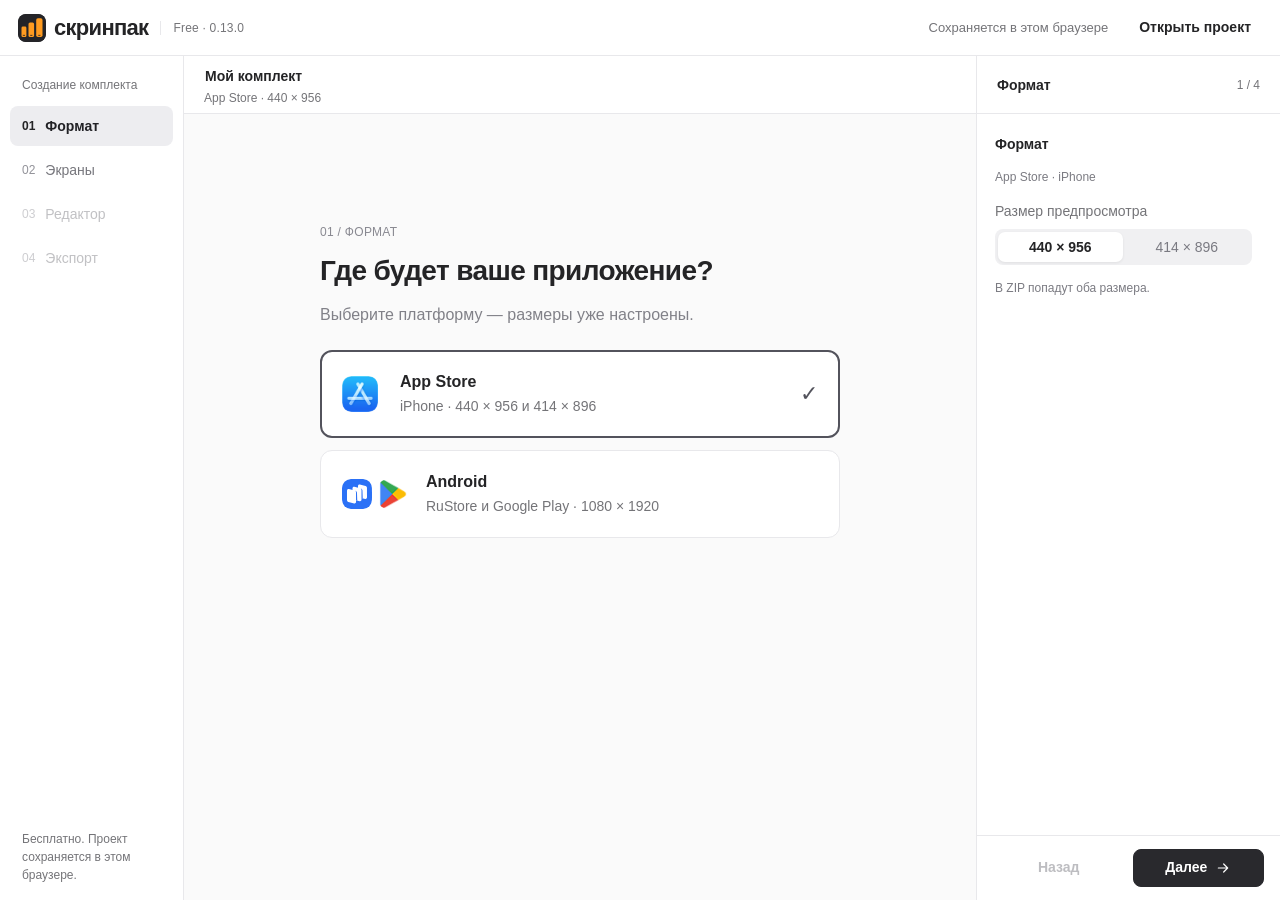
<file: index.html>
<!doctype html>
<html lang="ru">
<head>
  <meta charset="utf-8">
  <meta name="viewport" content="width=device-width, initial-scale=1">
  <meta http-equiv="Content-Security-Policy" content="connect-src 'self' https://api.openai.com; object-src 'none'; base-uri 'self'">
  <meta name="theme-color" content="#F6F8FB">
  <title>Скринпак — бесплатный редактор скриншотов для приложений</title>
  <meta name="description" content="Скринпак — бесплатный редактор скриншотов для App Store, Google Play и RuStore. Загрузите экраны, настройте мокапы, фон и текст, скачайте комплект без водяного знака.">
  <link rel="icon" type="image/svg+xml" href="./assets/brands/screenpack.svg">
  <link rel="stylesheet" href="./mvp/style.css">
  <link rel="stylesheet" href="./mvp/workspace.css">
  <script type="module" src="./mvp/app.js"></script>
</head>
<body>
  <header class="site-header">
    <a href="./" class="brand" aria-label="Скринпак — главная"><img class="brand-mark" src="./assets/brands/screenpack.svg" width="28" height="28" alt="">скринпак<span class="version">Free · 0.13.0</span></a>
    <span id="save-status" class="save-status" aria-live="polite">Открываем проект…</span>
    <div class="header-actions"><button id="open-project" class="button quiet">Открыть проект</button><button id="save-project" class="button quiet" hidden>Сохранить проект</button><button id="new-project" class="button quiet" hidden>Новый</button></div>
  </header>
  <main id="app" aria-busy="true"><div class="initial-loading">Открываем Скринпак…</div></main>
  <div id="notice" class="notice" role="status" hidden></div>
  <input id="screens-input" type="file" accept="image/png,image/jpeg,image/webp" multiple hidden>
  <input id="project-input" type="file" accept=".json,.kadr.json,application/json" hidden>
  <dialog id="message-dialog"><h2 id="dialog-title"></h2><p id="dialog-body"></p><div id="dialog-extra"></div><div class="dialog-actions"><button id="dialog-cancel" class="button">Отмена</button><button id="dialog-confirm" class="button primary">Продолжить</button></div></dialog>
  <dialog id="color-dialog" class="color-dialog" aria-labelledby="color-title"><header title="Перетащите палитру"><h2 id="color-title">Цвет</h2><button type="button" class="button quiet" data-close-color aria-label="Закрыть палитру">✕</button></header><div id="color-content"></div></dialog>
  <noscript>Для редактора нужен JavaScript. Включите его в настройках браузера.</noscript>
</body>
</html>
</file>
<file: mvp/style.css>
:root{color-scheme:light;--ink:#15202e;--muted:#647184;--line:#dfe5ed;--canvas:#f6f8fb;--accent:#1768df;--accent-soft:#eaf2ff;--radius:16px;font-family:Inter,-apple-system,BlinkMacSystemFont,"Segoe UI",sans-serif;font-size:16px;color:var(--ink);background:#fff;font-synthesis:none}*{box-sizing:border-box}body{margin:0}button,input,select,textarea{font:inherit}button,a,input,select,textarea{-webkit-tap-highlight-color:transparent}button{cursor:pointer}button:disabled{cursor:default;opacity:.45}a{color:var(--accent)}button:focus-visible,a:focus-visible,input:focus-visible,textarea:focus-visible,select:focus-visible{outline:3px solid #7eafff;outline-offset:3px}[hidden]{display:none!important}.site-header{min-height:80px;padding:16px 32px;border-bottom:1px solid var(--line);display:flex;align-items:center;gap:24px;background:#fff}.brand{display:flex;align-items:center;gap:10px;color:var(--ink);font-size:27px;font-weight:750;letter-spacing:-1.2px;text-decoration:none}.brand-mark{display:grid;place-items:center;width:36px;height:36px;border-radius:10px;background:var(--ink);color:#fff;font-size:32px;line-height:1}.version{font-size:12px;font-weight:500;letter-spacing:.2px;border-left:1px solid var(--line);padding-left:12px;margin-left:4px;color:var(--muted)}.save-status{font-size:13px;color:var(--muted);margin-left:auto;max-width:340px}.save-status.error{color:#a33322}.header-actions{display:flex;gap:6px;align-items:center}.button{min-height:44px;padding:10px 16px;border:1px solid var(--line);background:white;color:var(--ink);border-radius:10px;font-size:14px;font-weight:600;display:inline-flex;align-items:center;justify-content:center;gap:8px;text-decoration:none;line-height:1.4}.button:hover:not(:disabled){background:#f2f5f9}.button.primary{background:var(--ink);border-color:var(--ink);color:white}.button.primary:hover:not(:disabled){background:#2c3b4d}.button.accent{background:var(--accent);border-color:var(--accent);color:white}.button.quiet{border-color:transparent;background:transparent}.button.danger{color:#b43226}.button.small{min-height:34px;padding:5px 9px}.icon{width:20px;height:20px;display:inline-block;flex:none;stroke:currentColor;fill:none;stroke-width:1.8;stroke-linecap:round;stroke-linejoin:round}.stepper{max-width:780px;margin:32px auto 0;display:flex;gap:8px;padding:0 24px;list-style:none}.stepper li{flex:1;border-top:3px solid #e8edf3;padding-top:12px;font-size:13px;display:flex;gap:7px;color:#8590a0;align-items:center}.stepper li.active{border-color:var(--accent);color:var(--accent);font-weight:650}.stepper li.done{border-color:#96b9ed;color:#53657d}.step-num{font-size:12px;display:grid;place-items:center;border:1px solid currentColor;width:20px;height:20px;flex:none;border-radius:50%}.setup{max-width:1232px;margin:40px auto 56px;display:grid;grid-template-columns:minmax(330px,440px) minmax(0,1fr);gap:64px;padding:0 32px;align-items:start}.setup-content{padding-top:14px}.eyebrow{font-size:13px;color:var(--accent);font-weight:650;letter-spacing:.6px;margin:0 0 12px;text-transform:uppercase}h1{font-size:36px;font-weight:730;letter-spacing:-1.1px;line-height:1.15;margin:0 0 16px}h2{font-size:23px;letter-spacing:-.5px;margin:0 0 12px}p{line-height:1.55}.lead{color:var(--muted);margin:0 0 28px;max-width:410px}.muted{color:var(--muted)}.options{display:grid;gap:12px}.option{border:1px solid var(--line);border-radius:12px;background:white;text-align:left;padding:16px 18px;display:flex;align-items:center;gap:14px;width:100%;color:var(--ink);min-height:76px}.option[aria-pressed="true"]{border:2px solid var(--accent);padding:15px 17px;background:#f5f9ff}.option .title{font-weight:650;display:block;font-size:16px}.option .description{display:block;color:var(--muted);font-size:13px;margin-top:4px}.store-mark{display:grid;place-items:center;flex:none;width:40px;height:40px;border-radius:10px;font-weight:750;font-size:20px;background:#eaf2ff;color:#1768df}.store-mark.google{background:#e9f7f0;color:#238554}.store-mark.apple{background:#edf0f4;color:#15202e}.choice-check{margin-left:auto;color:var(--accent);font-size:22px;visibility:hidden}.option[aria-pressed="true"] .choice-check{visibility:visible}.wizard-actions{margin-top:30px;display:flex;justify-content:space-between;gap:12px}.wizard-actions .primary{min-width:156px}.help{font-size:13px;color:var(--muted);line-height:1.6;margin:16px 0}.preview-well{min-height:540px;padding:28px 24px 18px;background:var(--canvas);border:1px solid #edf0f5;border-radius:24px;overflow:hidden}.preview-meta{display:flex;justify-content:space-between;gap:12px;margin-bottom:20px;font-size:13px;color:var(--muted)}.preview-row{display:flex;gap:12px;justify-content:center;align-items:flex-start}.preview-row canvas{width:calc((100% - 12px)/2);max-width:245px;height:auto;box-shadow:0 10px 28px #18284012;border-radius:3px}.preview-caption{font-size:13px;color:var(--muted);text-align:center;margin:20px 0 0}.dropzone{border:1.5px dashed #a6bbd4;border-radius:16px;padding:30px 22px;text-align:center;background:#f8fbff;cursor:pointer;display:block;width:100%;color:var(--ink)}.dropzone:hover,.dropzone.dragover{border-color:var(--accent);background:var(--accent-soft)}.upload-icon{width:48px;height:48px;border-radius:14px;background:#eaf2ff;color:var(--accent);display:grid;place-items:center;margin:0 auto 14px}.upload-icon .icon{width:26px;height:26px}.dropzone strong{display:block;font-size:16px}.dropzone span:last-child{display:block;font-size:13px;color:var(--muted);margin-top:8px}.upload-list{display:grid;grid-template-columns:repeat(5,1fr);gap:10px;margin-top:20px}.upload-thumb{position:relative;background:var(--canvas);border-radius:8px;overflow:hidden}.upload-thumb img{width:100%;aspect-ratio:9/17;object-fit:contain;display:block}.upload-thumb button{position:absolute;right:3px;top:3px;background:white;border:0;border-radius:50%;width:25px;height:25px;box-shadow:0 1px 6px #0003}.field-label{display:block;font-size:14px;font-weight:650;margin:22px 0 10px}.choice-row{display:flex;gap:8px}.segmented{display:flex;gap:4px;border:1px solid var(--line);padding:4px;border-radius:11px;background:#f6f8fb}.segmented button{flex:1;border:0;border-radius:7px;padding:10px 6px;font-size:14px;color:var(--muted);background:transparent;min-height:38px}.segmented button[aria-pressed="true"]{background:white;color:var(--ink);box-shadow:0 1px 4px #1424401c;font-weight:650}.layout-options{display:grid;grid-template-columns:1fr 1fr;gap:12px}.layout-option{padding:10px;border:1px solid var(--line);border-radius:12px;background:white;overflow:hidden;color:var(--ink);font-size:14px;font-weight:600}.layout-option[aria-pressed="true"]{border:2px solid var(--accent);padding:9px;background:#f5f9ff}.layout-option canvas{height:132px;max-width:100%;object-fit:contain;display:block;margin:0 auto 9px;border-radius:3px}.switch-label{display:flex;align-items:center;justify-content:space-between;gap:12px;font-size:14px;cursor:pointer;margin:20px 0 4px}.switch-label input{appearance:none;width:38px;height:23px;border-radius:20px;background:#bac5d2;border:0;position:relative;cursor:pointer;flex:none}.switch-label input:before{content:"";width:17px;height:17px;position:absolute;left:3px;top:3px;background:#fff;border-radius:50%;transition:transform .15s}.switch-label input:checked{background:var(--accent)}.switch-label input:checked:before{transform:translateX(15px)}.palettes{display:grid;grid-template-columns:repeat(3,1fr);gap:10px}.palette{background:white;padding:6px;border:1px solid var(--line);border-radius:11px;color:var(--ink);font-size:13px}.palette.selected{border:2px solid var(--accent);padding:5px}.swatch{height:56px;border-radius:6px;display:block;margin-bottom:7px;border:1px solid #16202c0a}.colors{display:flex;align-items:center;gap:12px;margin:14px 0}.color-label{display:flex;align-items:center;gap:8px;font-size:13px;color:var(--muted)}input[type=color]{width:36px;height:36px;padding:2px;background:white;border:1px solid var(--line);border-radius:8px;cursor:pointer}.text-input,textarea,select{width:100%;border:1px solid var(--line);border-radius:9px;padding:11px 12px;background:white;color:var(--ink);line-height:1.45;font-size:14px}textarea{resize:vertical;min-height:66px}.editor{padding:28px 28px 32px}.editor-heading{display:flex;justify-content:space-between;align-items:center;gap:18px;margin-bottom:26px}.project-name{font-size:24px;font-weight:650;letter-spacing:-.5px;border:1px solid transparent;border-radius:7px;background:transparent;min-width:100px;width:100%;max-width:450px;padding:4px 6px;margin-left:-6px}.project-name:hover{border-color:var(--line)}.editor-subtitle{font-size:14px;color:var(--muted);margin:3px 0 0}.export-actions{display:flex;gap:8px;align-items:center}.editor-grid{display:grid;grid-template-columns:245px minmax(0,1fr);gap:24px;align-items:start}.settings{border:1px solid var(--line);border-radius:16px;background:white;padding:18px}.settings-title{font-size:15px;font-weight:700;margin:0}.settings .field-label{margin:19px 0 8px}.settings .layout-option canvas{height:82px}.settings .layout-option{font-size:12px}.settings .segmented button{font-size:12px}.settings .palettes{gap:6px}.settings .swatch{height:32px}.settings .palette{font-size:12px}.settings .colors{gap:7px;flex-wrap:wrap}.settings .color-label{font-size:12px}.settings .button{width:100%}.divider{height:1px;background:var(--line);margin:20px 0}.stage{min-width:0}.stage-top{display:flex;align-items:center;justify-content:space-between;gap:12px;margin-bottom:12px;font-size:14px}.stage-top p{margin:0;color:var(--muted)}.filmstrip{display:flex;overflow-x:auto;align-items:start;gap:12px;padding:20px 20px 24px;background:var(--canvas);border:1px solid #e7ebf2;border-radius:18px;scrollbar-color:#b6c3d3 #edf1f6;scrollbar-width:thin}.slide-card{flex:0 0 270px;width:270px;position:relative}.slide-head{display:flex;align-items:center;justify-content:space-between;gap:8px;margin-bottom:10px;font-size:13px;color:var(--muted)}.slide-number{font-variant-numeric:tabular-nums;font-weight:650}.slide-actions{display:flex;gap:3px}.slide-actions button{min-width:28px;min-height:28px;border:0;border-radius:6px;background:transparent;color:#687789;display:grid;place-items:center;padding:4px}.slide-actions button:hover{background:#e2e9f3;color:var(--ink)}.slide-actions .icon{width:17px;height:17px}.slide-canvas{display:block;width:270px;height:auto;border-radius:3px;box-shadow:0 4px 14px #18284012;background:white;cursor:pointer}.slide-card.dragging{opacity:.45}.slide-card.drag-target{outline:2px solid var(--accent);outline-offset:5px;border-radius:8px}.slide-text{padding:15px 12px;background:white;border:1px solid var(--line);border-radius:0 0 12px 12px;margin-top:8px}.slide-text label{display:flex;justify-content:space-between;gap:5px;font-size:12px;font-weight:600;margin:0 0 6px}.slide-text label span{font-size:12px;color:#8290a0;font-weight:400}.slide-text textarea{font-size:14px;margin:0 0 12px;min-height:64px;padding:9px 10px}.slide-text textarea:last-child{margin-bottom:0}.replace-screen{border:0;background:none;color:var(--accent);font-size:13px;margin:10px 0 0;padding:4px 0}.add-slide{flex:0 0 160px;align-self:stretch;margin-top:38px;margin-bottom:210px;min-height:230px;border:1.5px dashed #b7c5d6;border-radius:12px;background:transparent;color:var(--muted);display:flex;align-items:center;justify-content:center;flex-direction:column;gap:12px;font-size:14px}.add-slide:hover{background:#eaf1fc;color:var(--accent)}.issue{border:1px solid #efc08a;border-radius:10px;padding:12px 14px;background:#fff8ef;font-size:14px;color:#865312;margin-bottom:14px;line-height:1.5}.caption-help{padding:14px 4px;display:flex;align-items:flex-start;justify-content:space-between;gap:24px;color:var(--muted);font-size:13px;line-height:1.6}.caption-help p{margin:0;max-width:630px}.editor-empty{border:1px dashed #abbdd4;padding:50px;text-align:center;border-radius:18px;background:var(--canvas)}.notice{position:fixed;bottom:24px;left:50%;transform:translateX(-50%);background:#15202e;color:white;max-width:calc(100% - 32px);width:max-content;padding:14px 20px;border-radius:12px;box-shadow:0 5px 20px #0002;font-size:14px;z-index:100;line-height:1.5}.notice.error{background:#8c3329}dialog{border:1px solid var(--line);border-radius:20px;padding:28px;max-width:520px;width:calc(100% - 32px);color:var(--ink);box-shadow:0 24px 80px #0003}dialog::backdrop{background:#13203566;backdrop-filter:blur(3px)}dialog p{color:var(--muted);white-space:pre-line}.dialog-actions{display:flex;justify-content:flex-end;gap:10px;margin-top:24px}#dialog-extra a{display:inline-block;margin:10px 0}.download-ready{padding:20px;border:1px solid #bcd6f9;border-radius:14px;background:#eff6ff;margin-bottom:20px;display:flex;align-items:center;gap:18px;flex-wrap:wrap}.download-ready p{margin:0;flex:1;font-size:14px;line-height:1.6}.initial-loading{padding:80px;text-align:center;color:var(--muted)}.mobile-only{display:none}.footnote{font-size:12px;color:#7b899a;text-align:center;padding:12px 24px 24px}
@media(min-width:1600px){.setup{margin-top:60px}.editor{max-width:1900px;margin:auto}.slide-card{flex-basis:300px;width:300px}.slide-canvas{width:300px}}
@media(max-width:1050px){.setup{gap:28px;padding:0 24px;grid-template-columns:minmax(300px,1fr) minmax(280px,1fr)}.site-header{padding:14px 20px}.save-status{max-width:210px}.header-actions{gap:0}.button.quiet{padding:8px 10px}.editor{padding:24px 18px}.editor-grid{grid-template-columns:210px minmax(0,1fr);gap:16px}.settings{padding:14px}.settings .segmented{flex-wrap:wrap}.settings .segmented button{min-width:45%}}
@media(max-width:740px){.site-header{padding:12px 16px;gap:12px;flex-wrap:wrap;min-height:66px}.brand{font-size:25px}.version{display:none}.header-actions{margin-left:auto}.header-actions .button{font-size:12px;min-height:38px;padding:6px 8px}.save-status{order:3;width:100%;max-width:none;margin:0;font-size:12px}.stepper{margin-top:22px;padding:0 18px;gap:5px}.stepper li{font-size:11px;display:block;padding-top:8px}.step-num{display:none}.setup{display:flex;flex-direction:column;padding:0 20px;gap:26px;margin:26px auto 40px}.setup-content{width:100%;padding:0}h1{font-size:29px}.lead{font-size:15px;margin-bottom:22px}.preview-well{width:100%;min-height:0;padding:18px;border-radius:16px}.preview-row canvas{max-width:190px}.wizard-actions{margin-top:22px}.editor{padding:20px 14px}.editor-heading{align-items:start;flex-wrap:wrap;margin-bottom:18px}.project-name{font-size:23px}.export-actions{width:100%}.export-actions .primary{flex:1}.editor-grid{display:flex;flex-direction:column;gap:16px}.settings{width:100%}.settings-content{display:grid;grid-template-columns:1fr 1fr;gap:0 14px}.settings-content .wide{grid-column:1/-1}.settings .field-label{margin-top:14px}.settings .layout-option canvas{height:95px}.settings .segmented button{min-width:0;font-size:12px}.stage{width:100%}.filmstrip{padding:14px;gap:12px}.slide-card{flex-basis:245px;width:245px}.slide-canvas{width:245px}.caption-help{display:block}.stage-top{font-size:13px}.stage-top p{max-width:190px}.settings-toggle{display:block;width:100%;border:0;background:none;text-align:left;color:var(--ink);font-size:15px;font-weight:650;padding:0}.settings.collapsed .settings-content{display:none}.settings-title{display:none}.add-slide{flex-basis:120px}.download-ready{padding:16px}.footnote{font-size:12px}.upload-list{grid-template-columns:repeat(5,1fr)}}
@media(prefers-reduced-motion:reduce){*{scroll-behavior:auto!important;transition:none!important}}
/* 0.3: compact controls and a canvas workspace. */
:root{--card-h:clamp(330px,calc(100dvh - 410px),660px);--card-ratio:.5625}
body{font-family:Arial,Helvetica,sans-serif}.site-header{min-height:66px;height:66px;padding:10px 24px;gap:18px}.brand{font-size:25px}.brand-mark{width:32px;height:32px;font-size:28px}.header-actions .button{padding:8px 12px;min-height:38px}.button{min-height:38px;padding:8px 12px}.stepper{margin:20px auto 0;max-width:750px}.stepper li{font-size:13px;padding-top:8px}.setup{max-width:none;grid-template-columns:310px minmax(0,1fr);gap:28px;margin:24px 0 20px;padding:0 28px;align-items:stretch}.setup-content{padding:0;min-width:0}h1{font-size:26px;letter-spacing:-.6px}.lead{font-size:15px;margin-bottom:22px}.setup-simple{display:block;max-width:730px;margin:70px auto 36px;padding:0 24px}.setup-simple h1{font-size:34px}.setup-simple .lead{max-width:none}.setup-simple .wizard-actions{margin-top:30px}.platform-options .option{min-height:98px;padding:21px}.platform-options .option[aria-pressed=true]{padding:20px}.store-logos{display:flex;gap:8px;align-items:center;width:96px;flex-shrink:0}.store-logos img{width:42px;height:42px;object-fit:contain;border-radius:9px}.option .description{font-size:14px;margin-top:7px}.field-label{margin:18px 0 8px}.layout-options{gap:8px}.layout-option canvas{height:94px}.layout-option{font-size:13px}.switch-label{margin:16px 0;font-size:14px}.device-color-row{display:flex;align-items:center;gap:6px;margin:10px 0;font-size:13px}.device-color-row>span{margin-right:auto;white-space:nowrap}.color-chip{display:inline-flex;align-items:center;gap:7px;border:1px solid var(--line);border-radius:7px;background:#fff;padding:7px 8px;min-height:34px;font-size:12px;font-variant-numeric:tabular-nums;color:var(--ink)}.color-chip i{display:block;width:22px;height:22px;border-radius:4px;border:1px solid #0002;flex-shrink:0}.reset-color{border:0;background:none;font-size:18px;color:var(--muted);padding:3px}.color-stops{display:flex;gap:8px;margin:12px 0}.angle-control{display:flex;align-items:center;gap:8px;font-size:13px;margin-bottom:14px}.angle-control input{width:64px;padding:5px;border:1px solid var(--line);border-radius:5px;margin-left:auto}.crop-controls{margin:14px 0;display:grid;gap:10px}.crop-controls label{font-size:13px;display:grid;grid-template-columns:1fr auto;align-items:center;gap:7px}.crop-controls output{color:var(--muted);font-size:12px;min-width:38px;text-align:right}.crop-controls input{grid-column:1/-1;width:100%;accent-color:var(--accent);margin:0}.crop-controls label:has(input:disabled){opacity:.45}.palettes{gap:8px;margin-top:16px}.swatch{height:30px}.palette{font-size:12px}.auto-color{margin-top:12px;width:100%}.preview-well{min-width:0;min-height:0;display:flex;flex-direction:column;overflow:hidden;border-radius:12px;padding:20px 0 12px;background:#e9edf3}.preview-meta{padding:0 20px;margin-bottom:14px}.preview-row{justify-content:flex-start;flex:1;overflow:auto;gap:18px;padding:18px 24px;align-items:flex-start;min-height:0;max-height:calc(100dvh - 260px)}.preview-row canvas{height:clamp(360px,calc(100dvh - 335px),660px);width:auto;max-width:none;flex:none;border-radius:2px}.preview-caption{margin:10px 20px 0;text-align:left}.pan-area{cursor:grab;user-select:none;overscroll-behavior-x:contain;scrollbar-width:thin;scrollbar-color:#8795a6 transparent;touch-action:pan-x pan-y}.pan-area.panning{cursor:grabbing!important}.pan-area.panning *{cursor:grabbing!important;pointer-events:none}.pan-area:focus-visible{outline:2px solid var(--accent);outline-offset:-3px}.editor{padding:0;max-width:none;margin:0;display:flex;flex-direction:column;height:calc(100dvh - 66px);min-height:520px}.editor-heading{padding:15px 24px;margin:0;border-bottom:1px solid var(--line);min-height:85px;flex-shrink:0}.project-name{font-size:21px;max-width:450px}.editor-subtitle{font-size:13px}.editor-grid{grid-template-columns:300px minmax(0,1fr);gap:0;flex:1;min-height:0;align-items:stretch}.settings{border:0;border-right:1px solid var(--line);border-radius:0;padding:20px;overflow-y:auto;min-height:0;scrollbar-width:thin}.settings-title{font-size:15px}.settings .field-label{margin-top:18px}.settings .segmented{flex-wrap:nowrap}.settings .segmented button{min-width:0;font-size:13px;min-height:34px;padding:8px 5px}.settings .layout-option{font-size:13px}.settings .layout-option canvas{height:92px}.settings select{font-size:13px;padding:9px}.settings .color-chip{font-size:12px}.settings .color-stops .color-chip{flex:1}.divider{margin:18px 0}.stage{display:flex;flex-direction:column;min-width:0;min-height:0;background:#eef1f6}.stage-top{padding:12px 20px;margin:0;flex-shrink:0;background:#fafbfd;border-bottom:1px solid var(--line);font-size:13px}.text-toolbar{min-height:48px;display:flex;align-items:center;gap:14px;padding:8px 20px;background:white;border-bottom:1px solid var(--line);font-size:13px;color:var(--muted);flex-shrink:0}.text-toolbar strong{color:var(--ink);font-size:13px}.text-toolbar .button{margin-left:auto}.font-control{display:flex;align-items:center;border:1px solid var(--line);border-radius:6px;overflow:hidden;height:32px}.font-control button{border:0;background:#f7f9fc;width:30px;height:32px;color:var(--ink);font-size:18px}.font-control input{width:45px;border:0;text-align:center;background:white;font-size:13px;color:var(--ink);padding:0;appearance:textfield}.font-control input::-webkit-inner-spin-button{appearance:none}.filmstrip{flex:1;min-height:0;border:0;border-radius:0;padding:28px;gap:20px;align-items:flex-start;background-color:#e8ecf2;background-image:radial-gradient(#bac4d2 .6px,transparent .6px);background-size:14px 14px;overflow:auto}.slide-card{flex:0 0 auto;width:calc(var(--card-h)*var(--card-ratio));min-width:186px}.slide-canvas{width:100%;height:100%;display:block;box-shadow:0 6px 24px #1a2a4020;border-radius:0;cursor:grab}.canvas-shell{width:100%;position:relative;overflow:hidden;background:white;isolation:isolate}.slide-head{height:26px;margin:0 0 8px;gap:6px}.slide-number{display:flex;align-items:center;gap:4px;cursor:move}.slide-actions button{min-height:26px;min-width:26px}.slide-footer{display:flex;gap:6px;align-items:center;justify-content:space-between;height:38px}.replace-screen{margin:0;font-size:12px}.example-tag{font-size:10px;color:#677990;white-space:nowrap}.text-hit,.inline-text{position:absolute;border:0;border-radius:0;padding:0;margin:0;background:transparent;font-family:Arial,Helvetica,sans-serif;text-align:center;letter-spacing:normal;min-height:0;resize:none;overflow:hidden;box-sizing:border-box}.text-hit{cursor:text;outline:1px solid transparent}.text-hit:hover{outline:1px solid #1768df99;background:#1768df09}.text-hit:focus-visible{outline:2px solid var(--accent)}.text-hit span{font-size:12px;color:#6e8199;font-weight:400}.inline-text{outline:1.5px solid var(--accent);box-shadow:0 0 0 3px #1768df10;z-index:2;user-select:text;white-space:pre-wrap;overflow-wrap:break-word}.inline-text:focus{outline:1.5px solid var(--accent)}.add-slide{flex:0 0 140px;align-self:flex-start;height:var(--card-h);min-height:0;margin:34px 0 38px;font-size:13px;border-color:#acb9ca;background:#eef2f770}.issue{margin:8px 16px;flex-shrink:0}.store-hint{font-size:12px;margin:0;padding:8px 20px;color:var(--muted);background:white;flex-shrink:0}.download-ready{margin:0;border:0;border-bottom:1px solid #bcd6f9;border-radius:0;padding:10px 24px;flex-shrink:0}.sampling .pan-area,.sampling .pan-area *{cursor:crosshair!important}.color-dialog{width:300px;padding:20px}.color-dialog header{display:flex;align-items:center;justify-content:space-between}.color-dialog h2{font-size:18px;margin:0}.color-dialog header .button{padding:3px 8px}.native-color{width:100%!important;height:110px!important;border-radius:8px!important;margin:14px 0;padding:0!important}.hex-label{display:grid;grid-template-columns:44px 1fr;align-items:center;gap:8px;font-size:13px}.hex-label input,.rgb-fields input{border:1px solid var(--line);border-radius:6px;padding:8px;font-size:14px;min-width:0;width:100%;color:var(--ink)}[aria-invalid=true]{border-color:#ba3d32!important}.rgb-fields{display:flex;gap:10px;margin:12px 0}.rgb-fields label{flex:1;min-width:0;display:grid;gap:5px;font-size:12px;color:var(--muted)}.eyedropper{width:100%}.picker-help{font-size:12px;margin-bottom:0;color:var(--muted)}select:disabled,.color-chip:disabled{opacity:.45;cursor:not-allowed}.upload-list{grid-template-columns:repeat(auto-fit,minmax(72px,110px));gap:12px;justify-content:center}.upload-thumb{max-height:215px}.upload-thumb img{height:100%;object-fit:contain}.upload-thumb button{font-size:18px}
@media(min-width:1600px){.editor{max-width:none}.slide-card{width:calc(var(--card-h)*var(--card-ratio));flex-basis:auto}.slide-canvas{width:100%}.setup{margin-top:28px}.setup-simple{margin-top:80px}}
@media(max-width:1050px){.setup{grid-template-columns:280px minmax(0,1fr);gap:16px;padding:0 20px}.editor-grid{grid-template-columns:280px minmax(0,1fr)}.settings{padding:16px}.editor{padding:0}.site-header{padding:10px 18px}.save-status{max-width:190px}.slide-card{min-width:185px}}
@media(max-width:740px){.site-header{height:auto;min-height:66px;padding:10px 14px}.save-status{max-width:none}.stepper{margin-top:18px}.setup{display:flex;margin:24px 0;padding:0 18px;gap:22px}.setup-simple{display:block;margin:42px auto;max-width:600px}.setup-simple h1{font-size:28px}.store-logos{width:82px;gap:5px}.store-logos img{width:36px;height:36px}.platform-options .option{padding:16px}.platform-options .option[aria-pressed=true]{padding:15px}.option .description{font-size:12px}.preview-row{max-height:550px}.preview-row canvas{height:440px}.editor{height:auto;min-height:calc(100dvh - 90px)}.editor-heading{padding:14px 16px;gap:12px}.editor-grid{display:flex;gap:0;min-height:0}.settings{width:100%;overflow:visible;padding:14px 16px;border-right:0;border-bottom:1px solid var(--line)}.settings-content{display:block}.settings.collapsed .settings-content{display:none}.stage{min-height:550px;width:100%}.stage-top{padding:10px 14px}.stage-top .muted{display:none}.text-toolbar{padding:8px 14px;gap:8px;flex-wrap:wrap;font-size:12px}.filmstrip{min-height:540px;padding:20px 16px}.slide-card{width:260px;min-width:260px;flex-basis:260px}.slide-canvas{width:100%;height:100%}.add-slide{height:462px;flex-basis:120px}.preview-well{padding:16px 0 10px}.preview-meta{padding:0 16px}.download-ready{padding:12px 16px}.settings .segmented button{font-size:14px}.header-actions .button{padding:6px 8px;font-size:12px}}

/* MVP 0.4: compact setup, direct controls and shared custom color picker. */
.setup:has(.compact-heading){grid-template-columns:340px minmax(0,1fr);gap:28px;align-items:start}.compact-heading{font-size:26px;line-height:1.2;margin:0 0 20px}.setup:has(.compact-heading) .setup-content{padding:24px}.setup:has(.compact-heading) .field-label{margin-top:16px}.setup:has(.compact-heading) .wizard-actions{margin-top:24px}.setup:has(.compact-heading) .preview-well{position:sticky;top:90px}.setup:has(.compact-heading) .device-settings{margin-top:16px}.setup:has(.compact-heading) .crop-controls{gap:12px}.setup:has(.compact-heading) .divider{margin:16px 0}.phone-hit{position:absolute;background:transparent;border:1.5px solid transparent;cursor:pointer;border-radius:12%;padding:0}.phone-hit:hover,.phone-hit:focus-visible,.phone-hit.selected{border-color:#2772e8;outline:none}.canvas-shell{overflow:hidden}.text-hit,.inline-text{z-index:2}.text-toolbar{flex-wrap:wrap;min-height:50px}.phone-toolbar label{font-size:12px;max-width:155px;display:grid;gap:4px}.phone-toolbar .segmented{width:auto}.phone-toolbar output{font-variant-numeric:tabular-nums}.phone-toolbar input{width:140px}.text-toolbar .color-chip{padding:6px;min-height:32px}.ai-toolbar{display:flex;align-items:center;gap:12px;flex-wrap:wrap;padding:0 0 12px}.ai-toolbar label{display:flex;align-items:center;gap:8px;font-size:13px}.ai-toolbar select{width:auto;padding:8px 30px 8px 10px}.editor-subtitle{max-width:620px}.color-stops{flex-wrap:wrap}.color-dialog{width:min(360px,calc(100vw - 28px))!important}#color-content{display:grid;gap:18px}.sv-plane{position:relative;width:100%;height:230px;border-radius:12px;touch-action:none;cursor:crosshair}.sv-cursor{position:absolute;width:18px;height:18px;border:2px solid white;border-radius:50%;box-shadow:0 0 0 1px #0008;transform:translate(-50%,-50%);pointer-events:none}.hue-bar,.alpha-bar{appearance:none;border:0;width:100%;height:16px;border-radius:12px;padding:0!important;margin:0;cursor:pointer}.hue-bar{background:linear-gradient(to right,red,#ff0,#0f0,#0ff,#00f,#f0f,red)}.alpha-bar{background:linear-gradient(to right,#eee,#334155)}.hue-bar::-webkit-slider-thumb,.alpha-bar::-webkit-slider-thumb{appearance:none;width:24px;height:24px;border-radius:50%;border:3px solid white;box-shadow:0 1px 5px #0005;background:transparent}.hue-bar::-moz-range-thumb,.alpha-bar::-moz-range-thumb{width:20px;height:20px;border-radius:50%;border:3px solid white;background:transparent}.alpha-label{display:grid;grid-template-columns:1fr auto;gap:12px;font-size:13px}.alpha-label input{grid-column:1/-1}.picker-values{display:flex;gap:8px}.picker-values select{width:88px;flex-shrink:0}.picker-values [data-fields]{display:flex;gap:4px;min-width:0}.picker-values input{width:100%;min-width:0;padding:10px 8px;font-variant-numeric:tabular-nums}.sv-access{position:absolute;width:1px;height:1px;overflow:hidden;clip-path:inset(50%)}.sv-access:focus-within{position:static;width:auto;height:auto;clip-path:none;display:flex;gap:12px}.sv-access input{max-width:130px}.ai-dialog{width:min(680px,calc(100vw - 28px));max-height:88dvh;overflow:auto;padding:24px}.ai-dialog h2{font-size:22px}.dialog-heading{display:flex;align-items:center;justify-content:space-between;gap:12px}.ai-dialog label{display:grid;gap:6px;font-size:14px;font-weight:600}.ai-dialog input,.ai-dialog textarea,.ai-dialog select{width:100%;padding:10px;border:1px solid #d4dce7;border-radius:9px;font:inherit;background:#fff;color:#172231}.ai-dialog textarea{min-height:68px;resize:vertical}.ai-options{display:grid;grid-template-columns:1fr 1fr;gap:12px;margin:16px 0}.ai-consent{font-size:13px;line-height:1.5;color:#586779;background:#f1f5fa;padding:12px;border-radius:10px}.ai-actions{display:flex;gap:10px;margin:16px 0 0;flex-wrap:wrap}.ai-dialog fieldset{border:1px solid #dce3ed;border-radius:12px;margin:16px 0;padding:14px;display:grid;gap:12px}.ai-dialog [data-status]{font-size:14px;line-height:1.5}.ai-dialog .icon-button{border:0;background:transparent;font-size:28px;cursor:pointer}.phone-toolbar{align-items:center}.device-settings select:disabled{opacity:.45}.editing .frame-meta{display:none}
@media(max-width:850px){.setup:has(.compact-heading){grid-template-columns:1fr}.setup:has(.compact-heading) .preview-well{position:static}.setup:has(.compact-heading) .setup-content{padding:20px}.ai-toolbar{gap:8px}.phone-toolbar label{max-width:120px}.phone-toolbar input{width:110px}.ai-options{grid-template-columns:1fr}.ai-dialog{padding:18px}}
/* 0.4.1 — shared settings rhythm and a live, nonmodal color inspector. */
:root{--control-h:38px;--card-h:clamp(360px,calc(100dvh - 305px),740px)}
select,.settings select,.ai-toolbar select,.picker-values select,.ai-dialog select{-webkit-appearance:none;appearance:none;min-height:var(--control-h);height:var(--control-h);padding:0 34px 0 11px;border:1px solid var(--line);border-radius:8px;font-size:13px;line-height:normal;background:#fff url("data:image/svg+xml,%3Csvg xmlns='http://www.w3.org/2000/svg' width='16' height='16' viewBox='0 0 24 24' fill='none' stroke='%23647184' stroke-width='1.8' stroke-linecap='round' stroke-linejoin='round'%3E%3Cpath d='m7 10 5 5 5-5'/%3E%3C/svg%3E") no-repeat right 10px center;cursor:pointer;text-overflow:ellipsis}
select:hover:not(:disabled){border-color:#a4b1c2}select:focus-visible{outline:2px solid #a8c9f7;outline-offset:1px}
.editor-grid{grid-template-columns:312px minmax(0,1fr)}
.settings{padding:20px 18px;scrollbar-gutter:stable}
.settings-title{font-size:18px;margin:0 0 18px;letter-spacing:-.35px}
.control-section{display:grid;gap:12px;padding:18px 0;border-top:1px solid var(--line);min-width:0}
.control-section:first-child{padding-top:0;border-top:0}
.control-section h3{margin:0;color:var(--ink);font-size:13px;font-weight:700;line-height:20px}
.control-section .field-label,.settings .control-section .field-label,.setup:has(.compact-heading) .control-section .field-label{font-size:12px;color:var(--muted);font-weight:500;margin:0 0 -6px;line-height:18px}
.control-section .device-settings,.setup:has(.compact-heading) .control-section .device-settings{margin:0;display:grid;gap:12px}
.control-section .segmented{padding:3px;border-radius:9px;gap:3px}
.control-section .segmented button,.settings .control-section .segmented button{font-size:12px;min-height:32px;padding:6px 5px;white-space:nowrap}
.control-section .device-color-row{margin:0;gap:8px;min-height:36px;font-size:12px}
.control-section .color-stops{margin:0;gap:8px;flex-wrap:nowrap}
.control-section .color-chip{min-height:36px;gap:6px;border-radius:8px;padding:6px 8px;font-size:12px;white-space:nowrap}
.control-section .color-stops .color-chip{flex:1}
.control-section .color-chip i{width:20px;height:20px}
.control-section .reset-color{width:26px;min-width:26px;height:32px;padding:0}
.control-section .crop-controls{margin:0;gap:14px}
.control-section .crop-controls label,.control-section .angle-control{display:grid;grid-template-columns:1fr auto;gap:8px;font-size:12px;line-height:18px;margin:0}
.control-section output{font-variant-numeric:tabular-nums;color:var(--muted);font-size:12px}
.control-section input[type=range]{width:100%;grid-column:1/-1;height:16px;margin:0;padding:0;accent-color:var(--accent);cursor:pointer;border:0;box-shadow:none}
.control-section .switch-label{font-size:12px;margin:0;min-height:28px}
.control-section .switch-label input{margin:0}
.control-hint,.control-section .help{font-size:11px;color:var(--muted);line-height:1.45;margin:0}
.size-row{display:flex;align-items:center;justify-content:space-between;gap:10px;font-size:12px;line-height:18px}
.font-control{height:34px;border-radius:8px;flex-shrink:0}
.font-control button{height:32px;width:28px;font-size:16px}
.font-control input{height:32px;width:48px;min-width:0;font-size:12px}
.text-settings{display:grid;gap:8px}
.text-settings+.text-settings{margin-top:4px}
.text-settings textarea{min-height:66px;max-height:140px;padding:9px 10px;font-size:13px;line-height:1.5;border-radius:8px}
.highlight-label{font-size:11px;color:var(--muted);line-height:16px}
.highlight-row{display:flex;gap:8px;min-width:0}
.highlight-row .text-input{min-width:0;flex:1;height:36px;padding:8px 10px;font-size:12px;border-radius:8px}
.highlight-row .color-chip{flex:none;width:36px;justify-content:center;padding:6px}
.settings .control-section>.button{font-size:11px;line-height:1.4;padding:7px 8px;min-height:34px}
.phone-toolbar{display:grid;gap:12px;min-height:0;padding:0;border:0;background:none}
.phone-toolbar>strong{display:none}
.phone-toolbar label{max-width:none!important;width:100%;grid-template-columns:1fr auto;gap:6px}
.phone-toolbar .button{margin:0;font-size:12px;min-height:34px}
.phone-toolbar input{width:100%!important;grid-column:1/-1}
.ai-toolbar{margin:0;padding:10px 16px;gap:10px;background:#fff;border-bottom:1px solid var(--line);flex-shrink:0;min-height:58px}
.ai-toolbar label{font-size:12px;gap:7px}
.ai-toolbar .button{min-height:38px;font-size:12px;padding:7px 11px}
.ai-toolbar .add-screens{margin-left:auto}
.ai-toolbar .icon{width:17px;height:17px}
.filmstrip{padding:20px 24px;gap:22px}
.setup:has(.compact-heading){grid-template-columns:320px minmax(0,1fr);max-width:1600px;gap:24px;margin-top:24px}
.setup:has(.compact-heading) .setup-content{padding:0 8px}
.setup:has(.compact-heading) .compact-heading{font-size:23px;margin-bottom:20px}
.setup:has(.compact-heading) .wizard-actions{position:sticky;bottom:0;margin-top:0;padding:14px 0;background:#fff;border-top:1px solid var(--line);z-index:3;gap:8px}
.setup:has(.compact-heading) .wizard-actions .button{font-size:12px;padding:9px 10px;min-height:38px}
.setup:has(.compact-heading) .preview-well{top:24px}
.setup:has(.compact-heading) .preview-row{max-height:calc(100dvh - 230px)}
.setup:has(.compact-heading) .preview-row canvas{height:clamp(340px,calc(100dvh - 295px),720px)}
.color-dialog{position:fixed;inset:auto;margin:0;z-index:110;width:300px!important;max-width:calc(100vw - 24px);max-height:calc(100dvh - 24px);padding:16px;border-radius:14px;overflow:auto;box-shadow:0 12px 44px #1724352b,0 1px 5px #17243514}
.color-dialog header{cursor:move;touch-action:none;user-select:none;gap:12px;margin:0 0 16px}
.color-dialog header h2{font-size:14px;letter-spacing:0}
.color-dialog header .button{min-height:28px;width:28px;padding:0;font-size:16px}
#color-content{gap:16px}
.sv-plane{height:190px;border-radius:8px}
.picker-values select{width:82px}
.picker-values input{height:38px;border:1px solid var(--line);border-radius:8px;font-size:12px;color:var(--ink)}
.color-dialog .eyedropper{min-height:36px;font-size:12px}
.color-dialog .alpha-label{font-size:12px;gap:10px}
@media(min-width:851px){.setup:has(.compact-heading) .setup-content{max-height:calc(100dvh - 165px);overflow:auto;scrollbar-width:thin;scrollbar-gutter:stable}.setup:has(.compact-heading) .preview-well{position:sticky}.setup:has(.compact-heading)+.footnote{display:none}}
@media(max-width:1050px){.editor-grid{grid-template-columns:290px minmax(0,1fr)}.settings{padding:18px 14px}.ai-toolbar{gap:8px;padding:10px 12px}.ai-toolbar .add-screens{margin-left:0}}
@media(max-width:850px){.setup:has(.compact-heading){display:flex;flex-direction:column;padding:0 20px;gap:20px}.setup:has(.compact-heading) .setup-content{padding:0;width:100%}.setup:has(.compact-heading) .preview-well{position:static;width:100%}.setup:has(.compact-heading) .setup-controls{display:grid;grid-template-columns:1fr 1fr;gap:20px}.setup-controls .control-section:last-child{grid-column:1/-1}.ai-toolbar label{flex-wrap:wrap}.ai-toolbar{gap:8px}.ai-toolbar select{max-width:195px}}
@media(max-width:740px){.settings .settings-title{display:none}.settings{padding:14px 16px}.settings-content{padding-top:16px}.stage{min-height:560px}.filmstrip{min-height:570px;padding:20px 16px}.ai-toolbar .add-screens{margin-left:0}.setup:has(.compact-heading) .setup-controls{display:block}.control-section{padding:16px 0}.color-dialog{width:290px!important}.export-actions .button{font-size:12px;padding:8px 10px}.editor-heading{flex-wrap:wrap}.project-name{font-size:20px}.header-actions{flex-wrap:wrap;justify-content:flex-end}.version{white-space:nowrap}.site-header{flex-wrap:wrap;gap:10px}.save-status{order:3;width:100%}}

/* The native textarea owns caret/selection; the shared canvas paints styled glyphs. */
.inline-text{-webkit-text-fill-color:transparent;caret-color:var(--ink)}
.inline-text::selection{background:#1768df40;-webkit-text-fill-color:transparent}
.color-dialog #color-title{font-size:14px;overflow:hidden;text-overflow:ellipsis;white-space:nowrap;max-width:230px}
.accent-radius{display:grid;grid-template-columns:1fr auto;gap:8px;font-size:13px;color:var(--ink)}
.accent-radius input{grid-column:1/-1;width:100%;margin:0}
.accent-radius output{color:var(--muted);font-variant-numeric:tabular-nums}
.color-dialog:has(.accent-modes) .sv-plane{height:150px}
.color-dialog .accent-modes button{font-size:13px;min-height:34px}

/* Selection stays visible while HEX/range controls have focus. */
.selection-ghost{position:absolute;pointer-events:none;z-index:3;overflow:hidden;color:transparent;-webkit-text-fill-color:transparent;user-select:none;outline:0!important;background:transparent}
.selection-ghost span{background:#1768df40;box-decoration-break:clone;-webkit-box-decoration-break:clone}
.copy-controls{display:grid;gap:8px}
.copy-controls .generate-copy{font-size:13px;padding:10px;line-height:1.4;width:100%}
.copy-controls .control-hint{margin:0}
.settings-content .field-label{margin:0}
.color-stops .color-chip{min-height:38px}
.export-page{max-width:1520px;margin:24px auto;padding:0 28px 40px}
.export-page .editor-heading{padding:0 0 22px;margin-bottom:18px;border-bottom:1px solid var(--line)}
.export-page h1{font-size:28px;margin:0}
.export-grid{display:grid;grid-template-columns:320px minmax(0,1fr);gap:28px;align-items:start}
.export-settings{display:grid;gap:16px;background:#fff;border:1px solid var(--line);border-radius:14px;padding:0 18px 18px}
.export-settings .control-section{padding:18px 0;margin:0}
.export-settings select,.generation-language select{appearance:none;min-height:40px;border:1px solid var(--line);border-radius:9px;padding:9px 30px 9px 12px;background:#fff;color:var(--ink);font:inherit;font-size:13px;max-width:100%}
.export-languages{display:grid;gap:4px;max-height:280px;overflow:auto}
.export-languages label{display:flex;align-items:center;gap:9px;min-height:36px;font-size:13px;cursor:pointer}
.export-languages input{accent-color:var(--accent);width:16px;height:16px;margin:0}
.export-languages small{margin-left:auto;color:var(--muted);font-size:11px}
.export-review{min-width:0;display:grid;gap:14px}
.locale-review-tabs,.proposal-locales{display:flex;gap:6px;flex-wrap:wrap}
.locale-review-tabs [aria-pressed=true],.proposal-locales [aria-pressed=true]{border-color:var(--accent);background:var(--accent-soft);color:var(--accent)}
.export-review .preview-well{min-height:0}
.export-review .preview-row canvas{width:220px;flex:none}
.export-settings .download-ready{display:grid;gap:8px;margin:0;padding:12px}
.export-settings .download-ready p{margin:0;font-size:13px}
.key-dialog{width:min(480px,calc(100vw - 32px))!important}
.copy-dialog{max-width:calc(100vw - 32px);width:min(960px,calc(100vw - 32px))!important;max-height:calc(100dvh - 32px);padding:24px;overflow:auto}
.generation-language{display:flex!important;align-items:center;gap:12px;font-size:14px}
.ai-dialog .dialog-heading h2{font-size:22px}
.copy-preview-row{display:flex;gap:18px;overflow-x:auto;align-items:flex-start;padding:8px 4px 20px;min-width:0}
.copy-preview-frame{position:relative;flex:0 0 245px;width:245px;box-shadow:0 4px 14px #17243518}
.copy-preview-frame canvas{display:block;width:100%;height:auto}
.copy-preview-frame textarea{position:absolute!important;padding:0!important;margin:0!important;border:0!important;border-radius:0!important;background:transparent!important;box-shadow:none!important;font-family:Arial,Helvetica,sans-serif!important;text-align:center;resize:none;overflow:hidden;white-space:pre-wrap;overflow-wrap:break-word;min-height:0!important;-webkit-text-fill-color:transparent}
.copy-preview-frame textarea.focused{-webkit-text-fill-color:currentColor;outline:1px solid var(--accent)}
.proposal-actions{position:sticky;bottom:-24px;padding:14px 0;background:#fff;border-top:1px solid var(--line);margin-top:0!important}
@media(max-width:820px){.export-grid{grid-template-columns:1fr}.export-page{padding:0 16px 28px}.export-page .editor-heading{flex-wrap:wrap;gap:16px}.export-settings{order:1}.export-review{order:0}.export-review .preview-well{max-height:400px;overflow:auto}.export-review .preview-row canvas{width:150px}.copy-preview-frame{flex-basis:215px;width:215px}}

.selection-with-picker:not(:focus)::selection{background:transparent}

/* AI is separate from typography; locale editing is part of the same project. */
.ai-controls{display:grid;gap:10px}
.ai-controls>.button{font-size:12px;min-height:38px;line-height:1.4;width:100%}
.ai-controls .control-hint{margin:0}
.ai-connection{display:flex;align-items:center;gap:7px;font-size:12px;color:var(--muted)}
.ai-connection .button{margin-left:auto;padding:4px 7px;min-height:28px;font-size:11px}
.connection-dot{width:6px;height:6px;border-radius:50%;background:#19846A}
.align-phones{font-size:12px;gap:12px}
.localization-dialog{max-width:calc(100vw - 32px);width:min(980px,calc(100vw - 32px))!important;max-height:calc(100dvh - 32px);overflow:auto;padding:24px}
.localization-dialog fieldset{margin:16px 0;padding:0;border:0;min-width:0}
.localization-dialog legend,.localization-dialog .scope-label{font-size:14px;font-weight:650;margin:16px 0 10px}
.ai-language-grid{display:grid;grid-template-columns:repeat(auto-fit,minmax(145px,1fr));gap:8px}
.localization-dialog .ai-language-grid label{display:flex;align-items:center;gap:9px;border:1px solid var(--line);border-radius:9px;padding:10px;font-size:13px;cursor:pointer}
.localization-dialog input[type=checkbox]{width:16px!important;min-height:16px!important;height:16px!important;flex:none;margin:0;accent-color:var(--accent)}
.localization-dialog .ai-scope{display:flex;align-items:flex-start;gap:10px;margin:14px 0;font-size:14px}
.ai-scope span{display:grid;gap:5px}
.ai-scope small{color:var(--muted);font-size:12px;font-weight:400}
.localization-dialog .image-quality{display:flex;align-items:center;gap:12px;max-width:520px;font-size:13px;margin:16px 0}
.localization-dialog select{min-height:38px;border:1px solid var(--line);border-radius:9px;padding:8px 28px 8px 12px;font:inherit;background:#fff;max-width:100%}
.localization-dialog [hidden]{display:none!important}
.ai-model-details{font-size:11px!important;overflow-wrap:anywhere}
.interface-comparison h3{font-size:17px;margin:20px 0 8px}
.interface-review{border:1px solid var(--line);border-radius:12px;padding:14px;margin:16px 0}
.localization-dialog .interface-review>label{display:flex;align-items:center;gap:10px;font-size:14px;margin-bottom:12px}
.image-compare-pair{display:flex;gap:16px;overflow:auto;max-height:660px;align-items:flex-start;background:#F4F5F7;padding:14px;border-radius:8px}
.image-compare-pair button{flex:1;min-width:0;background:none;border:0;padding:0;cursor:zoom-in;display:grid;gap:8px;justify-items:center;font-size:12px;color:var(--muted)}
.image-compare-pair img{display:block;width:100%;max-width:290px;height:auto}
.image-compare-pair.zoomed button{flex:none;min-width:400px;cursor:zoom-out}
.image-compare-pair.zoomed img{max-width:none;width:auto;max-height:none}
.localization-dialog .review-confirmation{display:flex;align-items:center;gap:10px;font-size:14px;padding:16px 0}
.slide-footer{flex-wrap:wrap;gap:8px}
@media(max-width:650px){.localization-dialog{padding:16px}.ai-language-grid{grid-template-columns:1fr 1fr}.image-compare-pair{gap:10px;padding:8px}.localization-dialog .image-quality{flex-wrap:wrap}.localization-dialog .proposal-actions{bottom:-16px}}

/* Reference review and editable composition controls, 0.8 */
.button.eyedropper{width:38px;min-width:38px;height:38px;min-height:38px;flex:none;padding:8px}
.reference-dialog{width:min(1040px,calc(100vw - 32px));max-width:calc(100vw - 32px);max-height:calc(100dvh - 32px);padding:24px;overflow:auto}
.reference-thumbnails{display:grid;grid-template-columns:repeat(auto-fit,minmax(100px,145px));gap:14px;margin:20px 0}
.reference-thumb{display:grid;gap:8px;min-width:0}
.reference-thumb img{width:100%;height:225px;object-fit:contain;background:var(--canvas);border:1px solid var(--line);border-radius:8px}
.reference-thumb .button{font-size:12px;min-height:32px;padding:5px}
.ai-dialog .reference-keep{display:flex;align-items:center;gap:10px;margin-top:14px}
.ai-dialog .reference-keep input{width:16px;height:16px;margin:0;accent-color:var(--accent)}
.reference-preview-row{display:flex;gap:20px;overflow-x:auto;align-items:flex-start;padding:8px 0 20px}
.reference-preview-card{flex:0 0 250px;min-width:0;display:grid;gap:12px}
.reference-preview-card canvas{width:100%;height:auto;box-shadow:0 4px 18px #14243818}
.reference-preview-card label{font-size:12px}
.reference-preview-card textarea{font-size:13px;min-height:66px}
.reference-controls details{border-top:1px solid var(--line);padding:10px 0}
.reference-controls summary{font-size:12px;font-weight:600;cursor:pointer;padding:4px 0}
.reference-controls details label{display:grid;gap:8px;margin:12px 0;font-size:12px;color:var(--muted)}
.reference-controls input[type=range]{width:100%;accent-color:var(--accent)}
.reference-controls>select{margin-bottom:10px}
.reference-controls>.button{width:100%;margin-top:12px}
.reference-decoration{border-top:1px solid var(--line);padding:12px 0;font-size:12px}
.reference-decoration>.color-chip{float:right;min-height:30px;padding:4px}
.reference-decoration>.color-chip i{width:20px;height:20px}
@media(max-width:650px){.reference-dialog{padding:16px}.reference-preview-card{flex-basis:220px}.reference-thumbnails{grid-template-columns:repeat(3,minmax(0,1fr))}.reference-thumb img{height:160px}.reference-dialog .proposal-actions{bottom:-16px}}
</file>
<file: mvp/workspace.css>
/* Stable workspace geometry across the four creation steps. */
:root{--ink:#242426;--muted:#747478;--line:#e8e8eb;--canvas:#f4f4f5;--accent:#2877ed;--accent-soft:#edf3ff;--control-h:36px;--card-h:clamp(340px,calc(100dvh - 300px),720px)}
body.workspace-active{height:100dvh;overflow:hidden;display:flex;flex-direction:column}
.site-header{height:56px;min-height:56px;padding:0 18px;gap:20px;flex-wrap:nowrap;flex-shrink:0}
.brand{font-size:22px;letter-spacing:-.7px;gap:8px;white-space:nowrap;flex-shrink:0}.brand-mark{width:28px;height:28px;border-radius:8px;font-size:26px}
.version{font-size:12px;white-space:nowrap}.save-status{width:200px;max-width:200px;text-align:right;white-space:nowrap;overflow:hidden;text-overflow:ellipsis;order:0}
.header-actions{flex-wrap:nowrap;gap:4px}.header-actions .button{min-height:34px;padding:6px 10px;font-size:14px;white-space:nowrap}
#app{flex:1;min-height:0;min-width:0;overflow:hidden}
.workspace{height:100%;display:grid;grid-template-columns:184px minmax(0,1fr) 304px;background:#fff}
.workflow-nav{padding:22px 10px 16px;border-right:1px solid var(--line);display:flex;flex-direction:column;min-height:0;overflow:auto;scrollbar-width:thin}
.nav-caption{font-size:12px;color:var(--muted);padding:0 12px 14px}.workflow-nav ol{list-style:none;padding:0;margin:0;display:grid;gap:4px}
.workflow-nav button{display:flex;align-items:center;gap:10px;width:100%;min-height:40px;border:0;background:none;color:#77777d;padding:10px 12px;border-radius:8px;text-align:left;font-size:14px;white-space:nowrap}
.workflow-nav button:hover:not(:disabled){background:#f6f6f7}.workflow-nav button[aria-current=step]{color:#222226;background:#ededf0;font-weight:600}
.nav-number{font-size:12px;font-variant-numeric:tabular-nums;color:#929299}.workflow-nav button[aria-current=step] .nav-number{color:var(--ink)}
.nav-footnote{font-size:12px;color:var(--muted);line-height:1.5;margin:auto 12px 0;padding-top:24px}
.workspace-center{display:flex;flex-direction:column;min-width:0;min-height:0;background:#f6f6f7}
.workspace-toolbar{height:58px;min-height:58px;border-bottom:1px solid var(--line);display:flex;align-items:center;justify-content:space-between;gap:16px;padding:0 20px;background:#fff}
.workspace-title{min-width:0;display:flex;flex-direction:column;gap:2px}.project-name{font-size:14px;line-height:20px;letter-spacing:0;font-weight:600;width:240px;max-width:100%;padding:0 4px;margin-left:-4px;height:24px;color:var(--ink)}
.workspace-meta{font-size:12px;line-height:16px;color:var(--muted);white-space:nowrap}.canvas-tools{display:flex;align-items:center;gap:6px;flex-shrink:0}.canvas-tools select{width:136px;font-size:14px;background-color:#f4f4f5;border-color:transparent}
.button{border-radius:8px;min-height:36px;padding:8px 12px;font-size:14px;font-weight:550}.button.small{min-height:32px;font-size:14px}.button.primary{background:#29292d;border-color:#29292d}.button.primary:hover:not(:disabled){background:#414145}.button:hover:not(:disabled){background:#f3f3f5}.icon-action{width:34px;min-height:34px;padding:7px}.icon-action .icon{width:18px;height:18px}
.workspace-stage{display:flex;flex-direction:column;flex:1;min-height:0;min-width:0;padding:12px 12px 0}
.workspace .filmstrip{background-color:#f0f0f2;background-image:radial-gradient(#d3d3d9 .65px,transparent .65px);background-size:18px 18px;border:1px solid #e5e5e9;border-radius:12px;padding:22px;gap:24px;min-height:0;flex:1;overflow:auto;scrollbar-gutter:stable;align-items:flex-start;overflow-anchor:none}
.workspace .slide-card{width:calc(var(--card-h)*var(--card-ratio));flex:0 0 auto;min-width:0}.workspace .slide-canvas{width:100%;height:100%;box-shadow:none}.canvas-shell{box-shadow:0 2px 10px #0000000d}
.workspace .slide-head{height:28px;margin:0 0 8px}.workspace .slide-actions button{color:#85858d}.workspace .slide-actions button:hover{background:#e5e5e9;color:var(--ink)}
.workspace .slide-footer{height:38px;gap:6px}.workspace .replace-screen{font-size:12px;color:#707078}.workspace .replace-screen:hover{color:var(--accent)}.example-tag{font-size:12px;color:#85858e}
.workspace .add-slide{height:var(--card-h);width:130px;flex:0 0 130px;margin:36px 0 38px;border-color:#c5c5cd;background:transparent;font-size:14px}
.review-stage .phone-hit,.review-stage .text-hit{visibility:hidden;pointer-events:none}.review-stage .slide-actions,.review-stage .slide-footer{visibility:hidden}.review-stage [data-drag]{pointer-events:none}
.canvas-status{display:flex;justify-content:space-between;align-items:center;gap:12px;height:34px;min-height:34px;font-size:12px;line-height:16px;color:#7d7d84;padding:0 10px;white-space:nowrap;overflow:hidden}.canvas-status span:last-child{overflow:hidden;text-overflow:ellipsis}
.inspector{min-width:0;min-height:0;display:flex;flex-direction:column;border-left:1px solid var(--line);background:#fff}
.inspector-heading{height:58px;min-height:58px;border-bottom:1px solid var(--line);padding:0 20px;display:flex;align-items:center;justify-content:space-between;gap:12px}
.inspector-heading h1{font-size:14px;letter-spacing:0;font-weight:650;line-height:20px;margin:0}.inspector-heading>span{font-size:12px;color:var(--muted);font-variant-numeric:tabular-nums}
.inspector-scroll{padding:20px 18px;flex:1;min-height:0;overflow-y:auto;overflow-x:hidden;scrollbar-width:thin;scrollbar-gutter:stable;overflow-anchor:none}
.step-actions{display:flex;align-items:center;justify-content:space-between;gap:8px;padding:14px 16px;height:65px;min-height:65px;border-top:1px solid var(--line);background:#fff}.step-actions .button{font-size:14px;white-space:nowrap}.step-actions .primary{margin-left:auto}.step-actions .icon{width:16px;height:16px}
.inspector .control-section{padding:20px 0;gap:14px;border-color:#eeeef0}.inspector .control-section:first-child{padding-top:0;border:0}.inspector h3{font-size:14px;line-height:20px;font-weight:600}.inspector .field-label{font-size:14px;line-height:20px;margin:0 0 -6px;font-weight:400;color:var(--muted)}
.inspector .control-hint,.inspector .help{font-size:12px;line-height:1.55;margin:0;color:#7b7b82}.inspector .button{width:100%;font-size:14px;line-height:1.4}.inspector .button.quiet{color:#6f6f77}.inspector .button.quiet:hover{color:var(--ink)}
.inspector select{height:36px;min-height:36px;font-size:14px;border-color:transparent;background-color:#f3f3f5;border-radius:7px;padding-left:10px}.inspector select:hover:not(:disabled){border-color:#d8d8de}.inspector select:disabled{opacity:.45}
.inspector .segmented{border:0;background:#f0f0f2;padding:3px;gap:2px;border-radius:8px}.inspector .segmented button{font-size:14px;line-height:20px;min-height:30px;padding:4px 5px;color:#7a7a82;white-space:nowrap}.inspector .segmented button[aria-pressed=true]{color:var(--ink);box-shadow:0 1px 3px #00000012}
.inspector .device-settings{gap:12px}.inspector .device-color-row{font-size:14px;gap:6px;flex-wrap:wrap}.inspector .device-color-row>span{flex:1;white-space:nowrap}.inspector .device-color-row .color-chip{margin-left:auto;max-width:140px}
.inspector .color-chip{font-size:12px;border:1px solid transparent;background:#f3f3f5;border-radius:7px;min-height:34px;gap:7px;padding:5px 8px;min-width:0}.inspector .color-chip i{height:22px;width:22px;border-radius:5px}.inspector .color-chip span{overflow:hidden;text-overflow:ellipsis}.inspector .reset-color{font-size:18px;width:22px;min-width:22px}.inspector .color-stops{gap:6px;flex-wrap:wrap}.inspector .color-stops .button{width:auto;flex:none;font-size:12px}
.inspector .switch-label{font-size:14px;line-height:20px;min-height:30px;gap:12px;margin:0}.inspector .switch-label input{width:34px;height:21px}.inspector .switch-label input:before{width:15px;height:15px}.inspector .switch-label input:checked:before{transform:translateX(13px)}
.inspector .crop-controls{gap:18px}.inspector .crop-controls label,.inspector .angle-control,.inspector .phone-toolbar label{font-size:14px;line-height:20px;gap:8px}.inspector output{font-size:12px;line-height:20px;background:#f3f3f5;padding:0 5px;min-width:38px;border-radius:4px;text-align:right;font-variant-numeric:tabular-nums}
.inspector input[type=range]{height:16px;accent-color:#75757e;width:100%;cursor:pointer}.inspector .size-row{font-size:14px;line-height:20px;gap:8px}.inspector .font-control{height:34px;border-color:transparent;border-radius:7px;background:#f3f3f5}.inspector .font-control button{width:28px;height:32px;background:none;font-size:16px}.inspector .font-control input{width:40px;height:32px;background:transparent;font-size:14px}
.inspector .ai-connection{gap:6px;flex-wrap:wrap;font-size:14px}.inspector .ai-connection .button{width:auto;margin-left:auto;font-size:12px}.ai-step-note{padding-top:8px}.inspector .export-languages{max-height:none;gap:4px;overflow:visible}.inspector .export-languages label{font-size:14px;min-height:34px;padding:3px 0}.inspector .export-languages small{font-size:12px}.inspector .issue{font-size:12px;line-height:1.5;margin:10px 0;padding:10px}.export-summary{font-size:18px;font-weight:600;margin:0}.inspector .download-ready{margin-top:12px;padding:12px 0;background:none;border-color:var(--line)}.inspector .download-ready p{font-size:14px}.inspector .composition-controls{font-size:14px}.inspector .composition-controls summary{font-size:14px}
.onboarding-surface{flex:1;min-height:0;overflow:auto;padding:clamp(24px,5vw,72px);display:grid;place-items:start center;background:#fafafa}.onboarding-content{width:100%;max-width:520px;padding-top:clamp(0px,5vh,48px)}.onboarding-content h1{font-size:28px;line-height:1.2;letter-spacing:-.6px;margin-bottom:16px}.onboarding-content .lead{font-size:16px;line-height:1.55;max-width:none;color:#818188}.onboarding-content .eyebrow{font-size:12px;color:#898991;font-weight:500;letter-spacing:.3px}.onboarding-content .option{min-height:88px;border-radius:12px;background:#fff}.onboarding-content .option[aria-pressed=true]{border-color:#53535c;background:#fff}.choice-check{color:#53535c}.onboarding-content .store-logos{width:44px;flex:0 0 44px}.onboarding-content .store-logos img{width:36px;height:36px}.onboarding-content .option .description{font-size:14px}.onboarding-content .dropzone{background:#fff;border-color:#c8c8ce;border-radius:12px}.onboarding-content .upload-icon{background:#f0f0f2;color:#60606a}.onboarding-content .dropzone span:last-child{font-size:14px}.onboarding-content .upload-list{justify-content:start}
/* Constrain dialogs and use the same type/control rhythm as the inspector. */
dialog{border-color:var(--line);border-radius:14px}dialog::backdrop{background:#17171d45}.ai-dialog .dialog-heading h2{font-size:20px;letter-spacing:-.25px}.ai-dialog input,.ai-dialog select,.ai-dialog textarea{border-color:#dedee4;font-size:14px;border-radius:8px}.color-dialog::backdrop{background:transparent}.color-dialog .button{font-size:14px}
@media(max-width:1200px){.workspace{grid-template-columns:160px minmax(0,1fr) 290px}.workflow-nav{padding-left:8px;padding-right:8px}.workflow-nav button{padding:10px 8px;gap:8px}.nav-caption{padding-left:8px;font-size:12px}.inspector-scroll{padding:18px 14px}.workspace-toolbar{padding:0 14px}.save-status{width:170px;max-width:170px}.workspace .filmstrip{padding:18px;gap:20px}.project-name{width:180px}}
@media(max-width:960px){.workspace{grid-template-columns:minmax(0,1fr) 284px;grid-template-rows:48px minmax(0,1fr)}.workflow-nav{grid-column:1/-1;grid-row:1;padding:5px 12px;border-right:0;border-bottom:1px solid var(--line);overflow:auto;display:block}.workflow-nav ol{display:flex;gap:4px;width:max-content}.workflow-nav button{width:auto;min-height:36px;padding:8px 10px;gap:6px}.nav-caption,.nav-footnote{display:none}.workspace-center{grid-column:1;grid-row:2}.inspector{grid-column:2;grid-row:2}.site-header{padding:0 14px}.save-status{display:none}.header-actions{margin-left:auto}.version{font-size:12px}.workspace-toolbar{height:56px;min-height:56px}.inspector-heading{height:56px;min-height:56px}.canvas-tools{gap:2px}.project-name{width:160px}:root{--card-h:clamp(320px,calc(100dvh - 344px),640px)}}
@media(max-width:680px){body.workspace-active{overflow:auto;height:auto;min-height:100dvh}.site-header{height:auto;min-height:56px;flex-wrap:wrap;gap:4px 10px;padding:10px 12px}.version{display:none}.header-actions .button{font-size:12px;padding:5px 7px}.brand{font-size:20px}#app{overflow:visible}.workspace{height:auto;display:flex;flex-direction:column}.workflow-nav{flex-shrink:0;height:48px}.workspace-center{height:540px;min-height:540px;order:1}.inspector{order:2;border-left:0;border-top:1px solid var(--line);min-height:340px;max-height:none}.inspector-heading{display:flex;padding:0 18px}.inspector-scroll{overflow:visible;padding:20px 18px}.step-actions{position:sticky;bottom:0;z-index:5}.workspace-stage{padding:10px 10px 0}.workspace .filmstrip{padding:16px;gap:18px}.workspace .slide-card{width:calc(370px*var(--card-ratio));flex-basis:auto}.workspace .add-slide{height:370px;flex-basis:110px}.canvas-status{padding:0 4px}.canvas-status span:last-child{max-width:72%}.onboarding-surface{padding:24px}.onboarding-content{padding:8px 0}.onboarding-content h1{font-size:26px}.workspace[data-workflow-step="1"] .workspace-center,.workspace[data-workflow-step="2"] .workspace-center{height:auto;min-height:440px}.workspace[data-workflow-step="2"] .onboarding-surface{max-height:650px}.canvas-tools select{width:110px}.workspace-title{max-width:45%}.inspector .control-section{padding:18px 0}.inspector .device-color-row .color-chip{max-width:170px}}
@media(prefers-reduced-motion:reduce){*,*::before,*::after{scroll-behavior:auto!important;transition:none!important}}

.review-placeholder{visibility:hidden;pointer-events:none}



.pose-controls{display:grid;gap:14px;margin-bottom:22px}.pose-controls label{display:grid;grid-template-columns:1fr auto;gap:6px;font-size:14px}.pose-controls input{grid-column:1/-1}.phone-render-error{position:absolute;inset:45% 10% auto;background:#fff0e9;padding:12px;font-size:12px;border-radius:8px;color:#873819}

.background-thumb{display:flex;align-items:center;gap:10px}.background-thumb img{width:56px;height:72px;object-fit:cover;border-radius:6px}
/* Explicit selection; outlines do not change card geometry or exported pixels. */
.workspace .active-slide .canvas-shell{outline:2px solid var(--accent);outline-offset:4px}
.workspace .slide-head{gap:5px}.slide-grip{display:flex;cursor:grab;color:var(--muted)}
.workspace .slide-number{border:0;background:transparent;border-radius:5px;font-size:12px;white-space:nowrap;padding:3px 5px;color:var(--muted);font-weight:600;cursor:pointer}
.workspace .slide-number[aria-pressed=true]{color:var(--accent);background:var(--accent-soft)}
.slide-navigator{display:flex;gap:6px;align-items:center}.slide-navigator select{flex:1;min-width:0}.slide-navigator .icon-action{flex:none}
.onboarding-content .store-logos.android-logos{width:70px;flex-basis:70px;display:flex;gap:6px}.onboarding-content .android-logos img{width:30px;height:30px}
.upload-guidance{margin:0 0 20px;padding:14px 16px;border:1px solid var(--line);border-radius:10px;background:white;font-size:14px;line-height:1.5}.upload-guidance p{margin:6px 0 0;color:var(--muted)}.upload-guidance a{color:inherit;text-underline-offset:3px}
.content-generate{width:100%;margin-top:12px}.copy-dialog{width:min(560px,calc(100vw - 32px));max-height:85dvh;overflow:auto;padding:24px}.copy-dialog h2{font-size:22px}.copy-dialog label{display:grid;gap:6px;margin:14px 0;font-size:14px}.copy-dialog input,.copy-dialog select{width:100%;min-height:40px;padding:8px 10px;border:1px solid var(--line);border-radius:8px;background:#fff}.copy-dialog p{font-size:14px;color:var(--muted)}.copy-dialog .copy-row{border-top:1px solid var(--line);padding:12px 0}.copy-dialog .copy-row p{margin:6px 0}.copy-dialog .copy-error{color:#b43226}.copy-dialog .dialog-actions{flex-wrap:wrap}
.inspector .slide-navigator .icon-action{width:34px;min-width:34px;flex:0 0 34px}
.inspector .slide-navigator select{width:0;flex:1 1 0}
dialog.content-copy-dialog{width:min(600px,calc(100vw - 32px))!important}
.content-copy-dialog .copy-estimate{color:var(--ink)}
</file>
